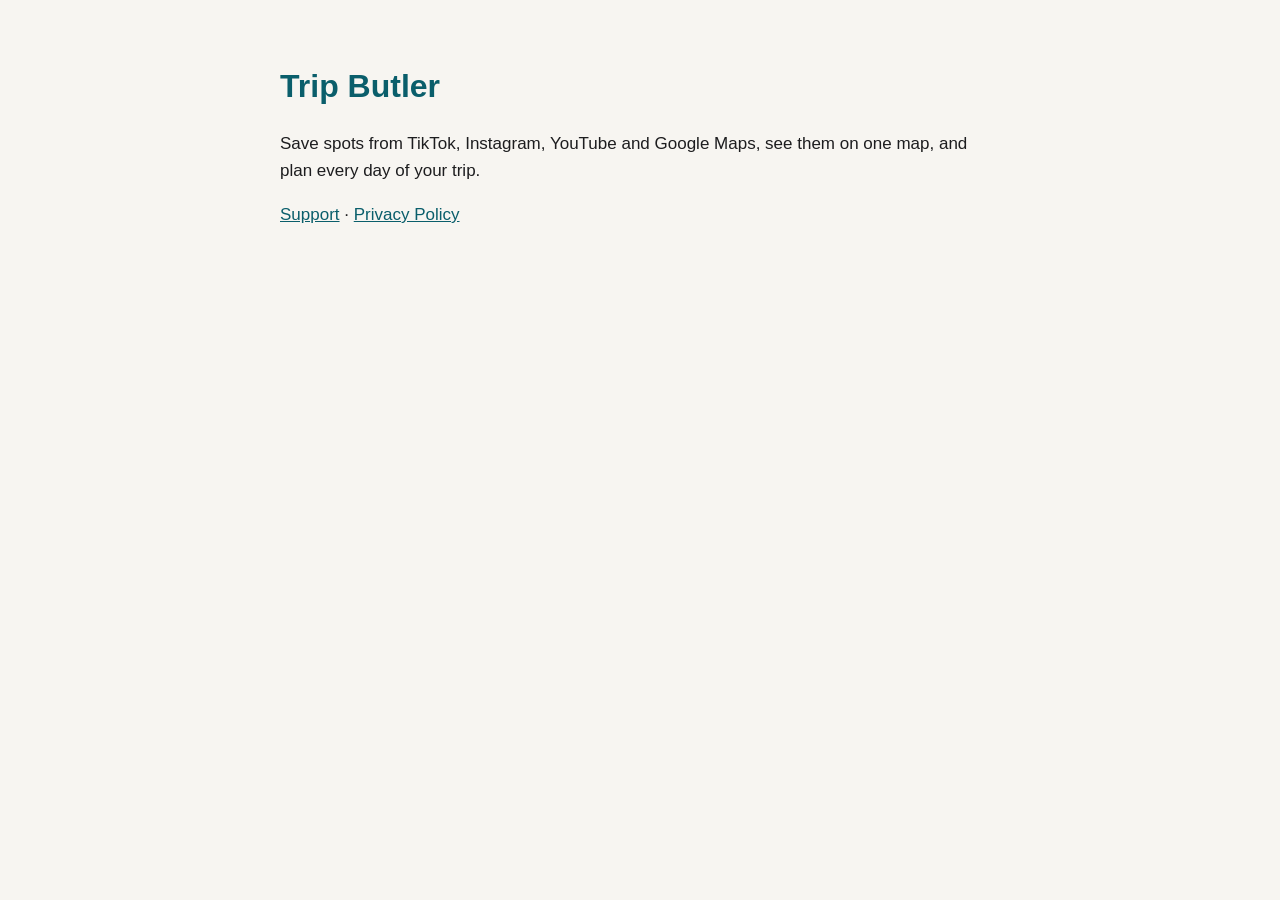
<file: index.html>
<!doctype html><html lang="en"><head><meta charset="utf-8"><meta name="viewport" content="width=device-width,initial-scale=1">
<title>Trip Butler</title><link rel="stylesheet" href="style.css"></head><body><main>
<h1>Trip Butler</h1><p>Save spots from TikTok, Instagram, YouTube and Google Maps, see them on one map, and plan every day of your trip.</p>
<p><a href="support.html">Support</a> · <a href="privacy.html">Privacy Policy</a></p></main></body></html>
</file>
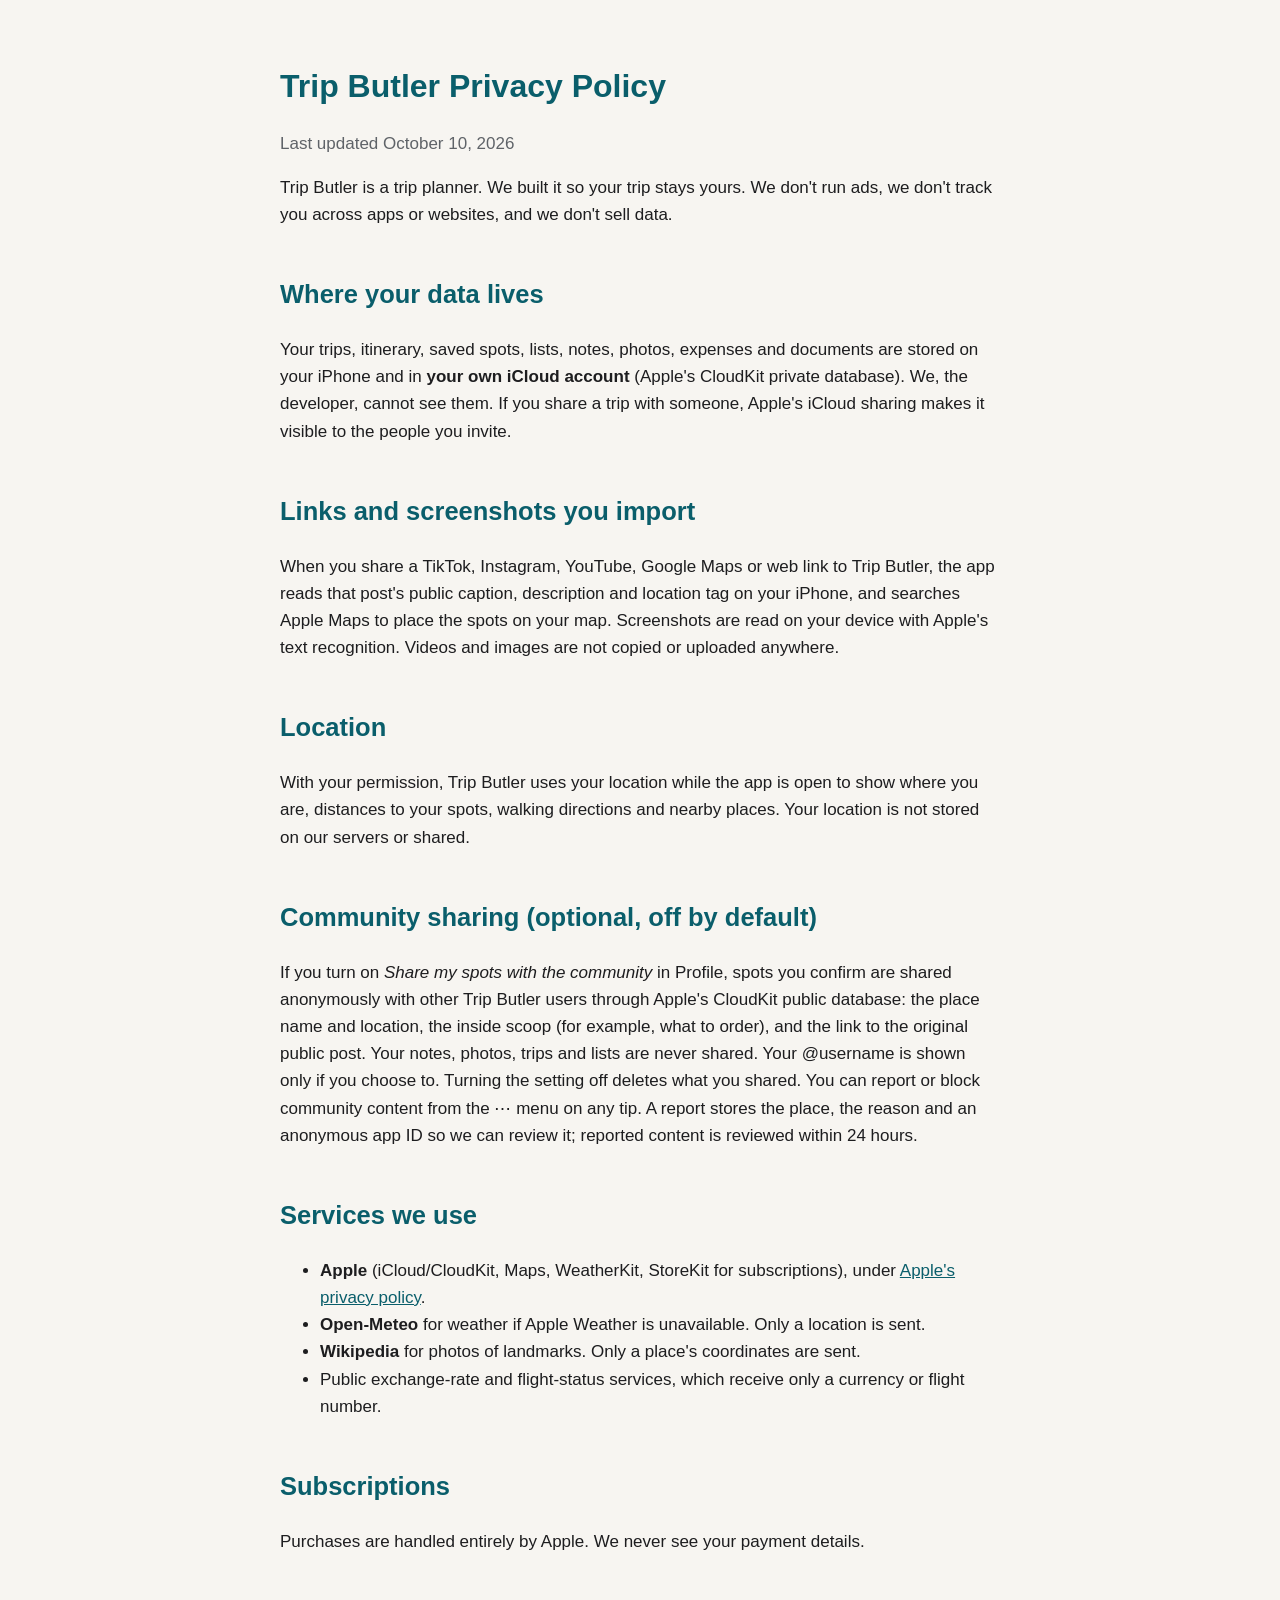
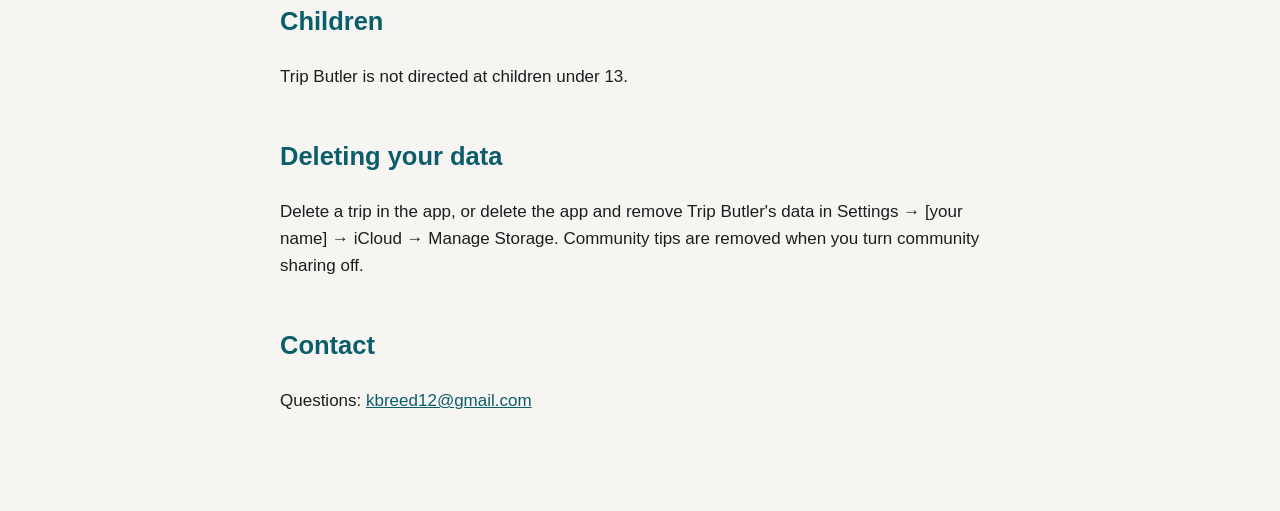
<file: privacy.html>
<!doctype html><html lang="en"><head><meta charset="utf-8"><meta name="viewport" content="width=device-width,initial-scale=1">
<title>Trip Butler Privacy Policy</title><link rel="stylesheet" href="style.css"></head><body><main>
<h1>Trip Butler Privacy Policy</h1>
<p class="muted">Last updated October 10, 2026</p>
<p>Trip Butler is a trip planner. We built it so your trip stays yours. We don't run ads, we don't track you across apps or websites, and we don't sell data.</p>

<h2>Where your data lives</h2>
<p>Your trips, itinerary, saved spots, lists, notes, photos, expenses and documents are stored on your iPhone and in <strong>your own iCloud account</strong> (Apple's CloudKit private database). We, the developer, cannot see them. If you share a trip with someone, Apple's iCloud sharing makes it visible to the people you invite.</p>

<h2>Links and screenshots you import</h2>
<p>When you share a TikTok, Instagram, YouTube, Google Maps or web link to Trip Butler, the app reads that post's public caption, description and location tag on your iPhone, and searches Apple Maps to place the spots on your map. Screenshots are read on your device with Apple's text recognition. Videos and images are not copied or uploaded anywhere.</p>

<h2>Location</h2>
<p>With your permission, Trip Butler uses your location while the app is open to show where you are, distances to your spots, walking directions and nearby places. Your location is not stored on our servers or shared.</p>

<h2>Community sharing (optional, off by default)</h2>
<p>If you turn on <em>Share my spots with the community</em> in Profile, spots you confirm are shared anonymously with other Trip Butler users through Apple's CloudKit public database: the place name and location, the inside scoop (for example, what to order), and the link to the original public post. Your notes, photos, trips and lists are never shared. Your @username is shown only if you choose to. Turning the setting off deletes what you shared. You can report or block community content from the ⋯ menu on any tip. A report stores the place, the reason and an anonymous app ID so we can review it; reported content is reviewed within 24 hours.</p>

<h2>Services we use</h2>
<ul>
<li><strong>Apple</strong> (iCloud/CloudKit, Maps, WeatherKit, StoreKit for subscriptions), under <a href="https://www.apple.com/legal/privacy/">Apple's privacy policy</a>.</li>
<li><strong>Open-Meteo</strong> for weather if Apple Weather is unavailable. Only a location is sent.</li>
<li><strong>Wikipedia</strong> for photos of landmarks. Only a place's coordinates are sent.</li>
<li>Public exchange-rate and flight-status services, which receive only a currency or flight number.</li>
</ul>

<h2>Subscriptions</h2>
<p>Purchases are handled entirely by Apple. We never see your payment details.</p>

<h2>Children</h2>
<p>Trip Butler is not directed at children under 13.</p>

<h2>Deleting your data</h2>
<p>Delete a trip in the app, or delete the app and remove Trip Butler's data in Settings → [your name] → iCloud → Manage Storage. Community tips are removed when you turn community sharing off.</p>

<h2>Contact</h2>
<p>Questions: <a href="mailto:kbreed12@gmail.com">kbreed12@gmail.com</a></p>
</main></body></html>
</file>
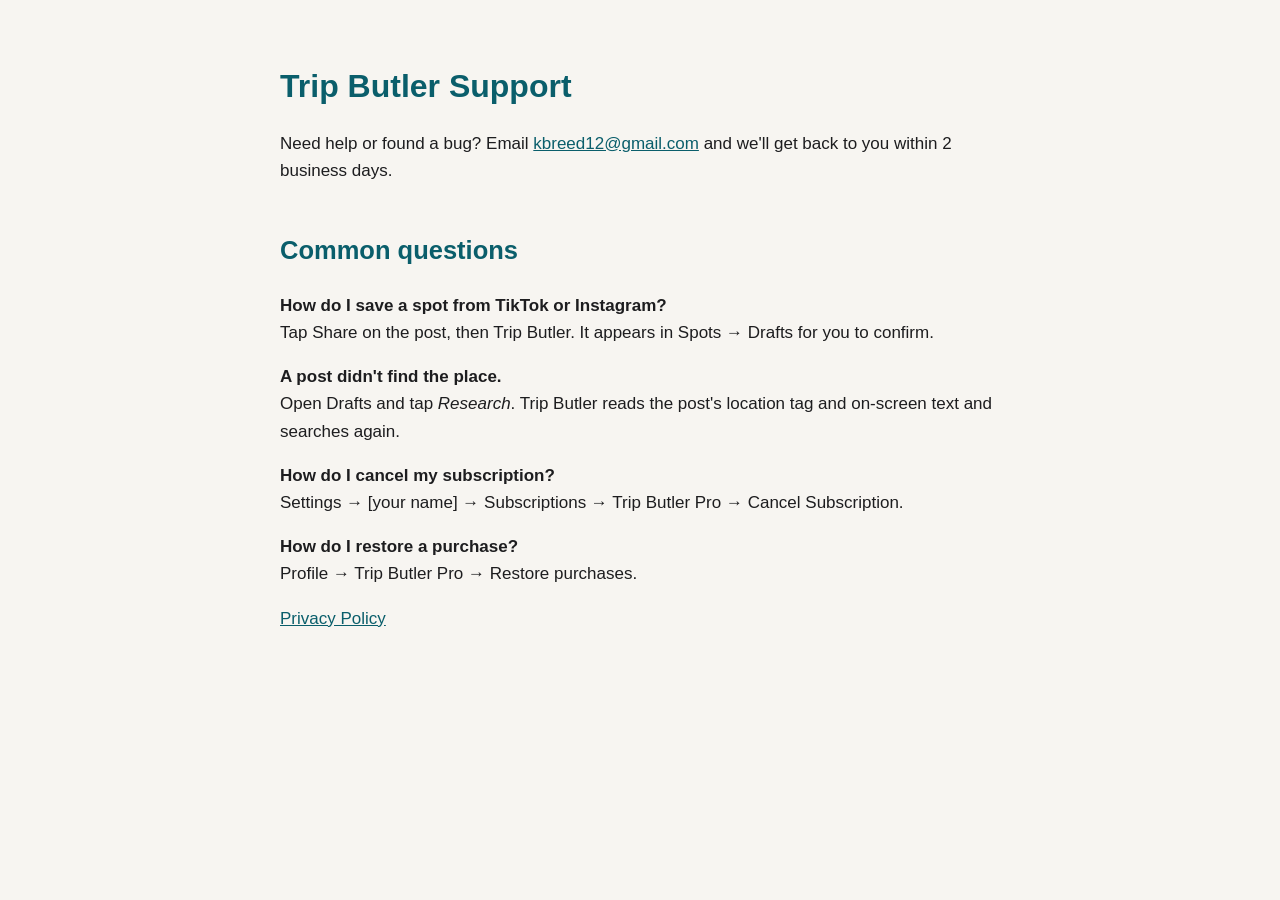
<file: support.html>
<!doctype html><html lang="en"><head><meta charset="utf-8"><meta name="viewport" content="width=device-width,initial-scale=1">
<title>Trip Butler Support</title><link rel="stylesheet" href="style.css"></head><body><main>
<h1>Trip Butler Support</h1>
<p>Need help or found a bug? Email <a href="mailto:kbreed12@gmail.com">kbreed12@gmail.com</a> and we'll get back to you within 2 business days.</p>
<h2>Common questions</h2>
<p><strong>How do I save a spot from TikTok or Instagram?</strong><br>Tap Share on the post, then Trip Butler. It appears in Spots → Drafts for you to confirm.</p>
<p><strong>A post didn't find the place.</strong><br>Open Drafts and tap <em>Research</em>. Trip Butler reads the post's location tag and on-screen text and searches again.</p>
<p><strong>How do I cancel my subscription?</strong><br>Settings → [your name] → Subscriptions → Trip Butler Pro → Cancel Subscription.</p>
<p><strong>How do I restore a purchase?</strong><br>Profile → Trip Butler Pro → Restore purchases.</p>
<p><a href="privacy.html">Privacy Policy</a></p>
</main></body></html>
</file>
<file: style.css>
:root{--ink:#0A5E6B;--paper:#F7F5F1;--text:#1d1d1f;--muted:#5f6368}
@media (prefers-color-scheme:dark){:root{--ink:#8DB8D8;--paper:#151617;--text:#f2f2f2;--muted:#a1a1a6}}
body{margin:0;background:var(--paper);color:var(--text);font:17px/1.6 -apple-system,BlinkMacSystemFont,"SF Pro Rounded","Segoe UI",sans-serif}
main{max-width:720px;margin:0 auto;padding:40px 16px 80px}
h1{color:var(--ink);font-size:2rem;margin-bottom:.2em}h2{color:var(--ink);margin-top:1.8em}
.muted{color:var(--muted)}a{color:var(--ink)}
</file>
